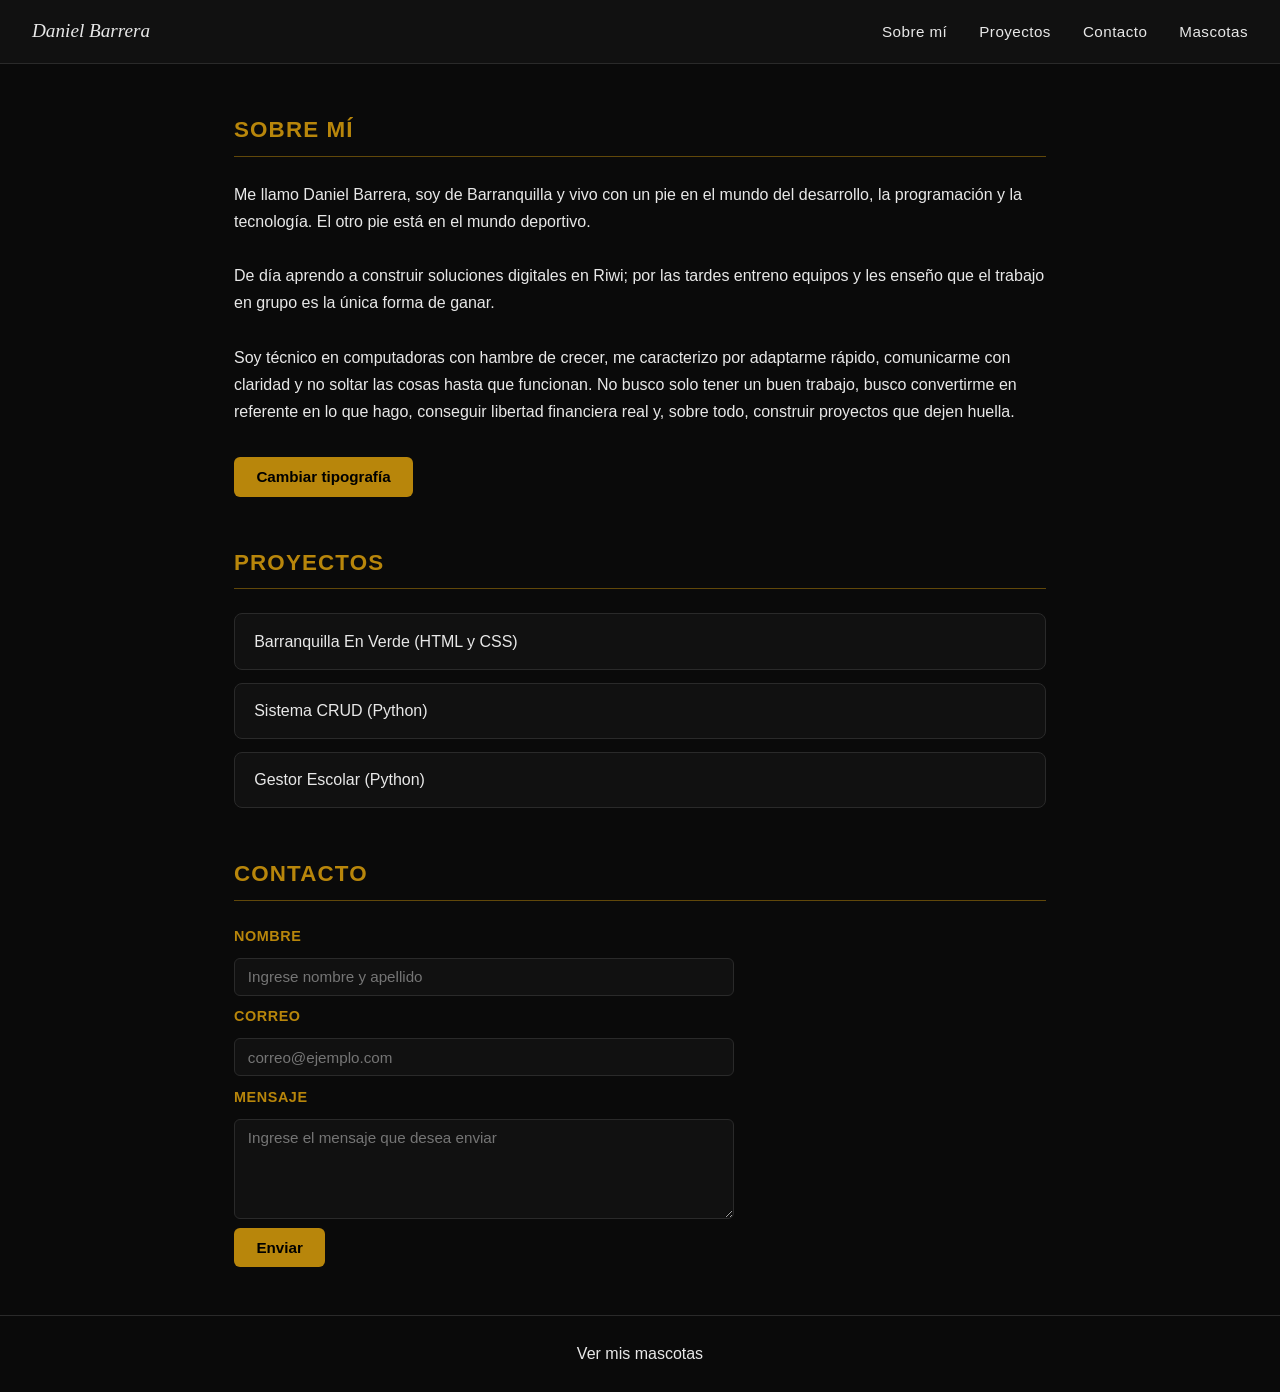
<file: index.html>
<!DOCTYPE html>
<html lang="es">
<head>
    <meta charset="UTF-8">
    <meta name="viewport" content="width=device-width, initial-scale=1.0">
    <title>Daniel Barrera | Portafolio</title>
    <link rel="stylesheet" href="styles_index.css">
</head>
<body>

    <!-- Encabezado / Navbar -->
    <header>
        <span class="nombre">Daniel Barrera</span>
        <nav>
            <ul class="menu">
                <li><a href="#sobre-mi">Sobre mí</a></li>
                <li><a href="#proyectos">Proyectos</a></li>
                <li><a href="#contacto">Contacto</a></li>
                <li><a href="mascotas.html">Mascotas</a></li>
            </ul>
        </nav>
    </header>

    <!-- Sección: Sobre mí -->
    <section id="texto-sobre-mi" class="seccion">
        <h2 class="titulo">Sobre mí</h2>
        <hr>
        <p>
            Me llamo Daniel Barrera, soy de Barranquilla y vivo con un pie en el mundo del desarrollo,
            la programación y la tecnología. El otro pie está en el mundo deportivo.
            <br><br>
            De día aprendo a construir soluciones digitales en Riwi; por las tardes entreno equipos
            y les enseño que el trabajo en grupo es la única forma de ganar.
            <br><br>
            Soy técnico en computadoras con hambre de crecer, me caracterizo por adaptarme rápido,
            comunicarme con claridad y no soltar las cosas hasta que funcionan. No busco solo tener
            un buen trabajo, busco convertirme en referente en lo que hago, conseguir libertad
            financiera real y, sobre todo, construir proyectos que dejen huella.
        </p>
        <button id="btn-fuente" class=" boton espacio" onclick="cambiarTipografia()">
            Cambiar tipografía
        </button>
    </section>

    <!-- Sección: Proyectos -->
    <section id="proyectos" class="seccion">
        <h2 class="titulo">Proyectos</h2>
        <hr>
        <ul class="lista-proyectos">
            <li class="card"><a href="#">Barranquilla En Verde (HTML y CSS)</a></li>
            <li class="card"><a href="#">Sistema CRUD (Python)</a></li>
            <li class="card"><a href="#">Gestor Escolar (Python)</a></li>
        </ul>
    </section>

    <!-- Sección: Contacto -->
    <section id="contacto" class="seccion">
        <h2 class="titulo">Contacto</h2>
        <hr>
        <div class="info-contacto">
            <label for="nombre">Nombre</label>
            <input type="text" name="nombre" id="nombre" placeholder="Ingrese nombre y apellido" required>

            <label for="email">Correo</label>
            <input type="email" name="email" id="email" placeholder="correo@ejemplo.com" required>

            <label for="mensaje">Mensaje</label>
            <textarea name="mensaje" id="mensaje" rows="4" placeholder="Ingrese el mensaje que desea enviar"></textarea>

            <button type="button" class="boton" type="submit">Enviar</button>
        </div>
    </section>

    <footer>
        <p><a href="mascotas.html">Ver mis mascotas</a></p>
    </footer>
    <script src="scrip.js"></script>
</body>
</html>
</file>
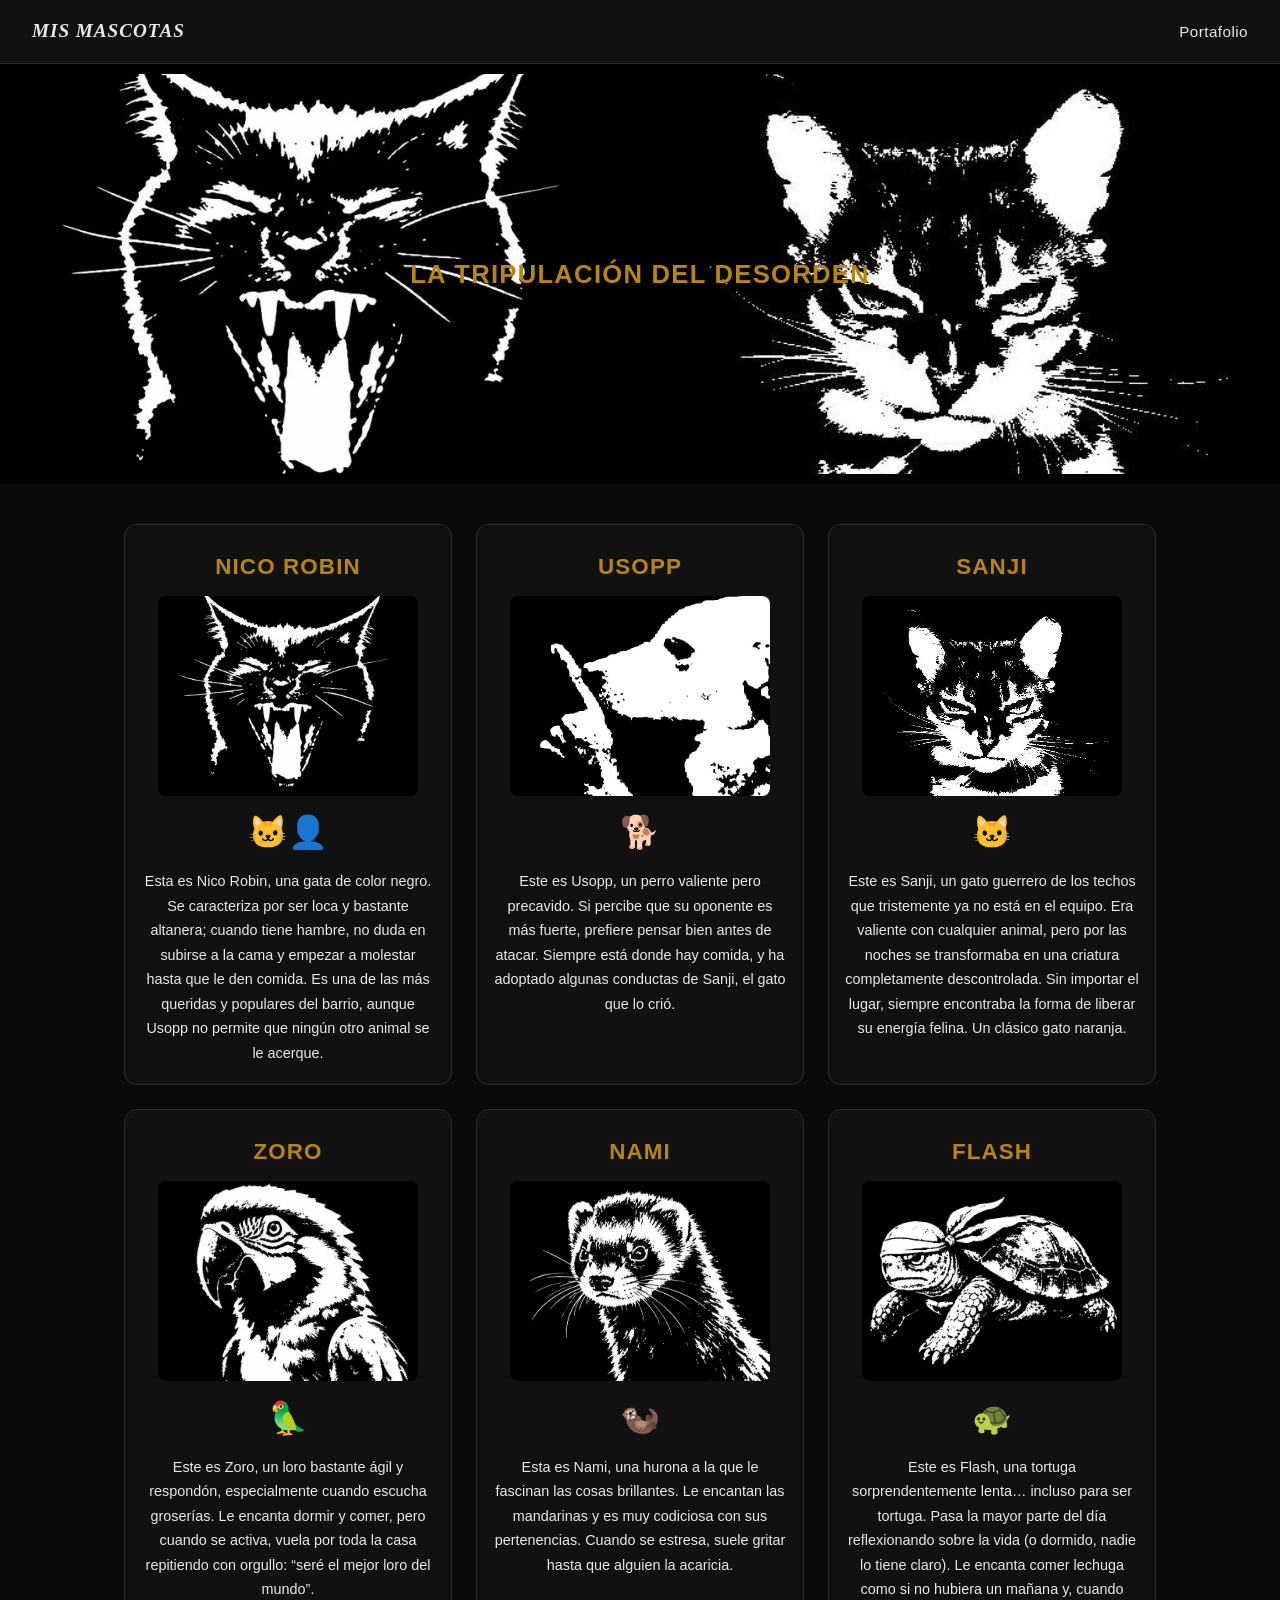
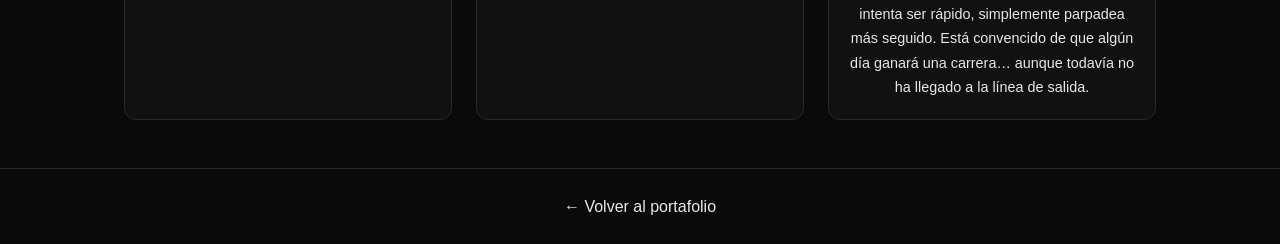
<file: mascotas.html>
<!DOCTYPE html>
<html lang="es">
<head>
    <meta charset="UTF-8">
    <meta name="viewport" content="width=device-width, initial-scale=1.0">
    <title>Mis Mascotas | Daniel Barrera</title>
    <link rel="stylesheet" href="styles_index.css">
</head>
<body>

    <header>
        <h1 class="nombre">Mis Mascotas</h1>
        <nav>
            <ul class="menu">
                <li><a href="index.html">Portafolio</a></li>
            </ul>
        </nav>
    </header>

    <!-- Carrusel de imágenes -->
    <main>
        <div class="contenedor-img1">
            <ul>
                <li><a href="#nico"><img src="iamgenes/gato 1.jpg" alt="Nico Robin"></a></li>
                <li><a href="#sanji"><img src="iamgenes/gato2.jpg" alt="Sanji"></a></li>
                <li><a href="#usopp"><img src="iamgenes/perro.jpg" alt="Usopp"></a></li>
                <li><a href="#zoro"><img src="iamgenes/Loro.png" alt="Zoro"></a></li>
                <li><a href="#nami"><img src="iamgenes/Huron.png" alt="Nami"></a></li>
                <li><a href="#flash"><img src="iamgenes/Tortuga.png" alt="Flash"></a></li>
            </ul>
            <article class="texto-superpuesto">
                <h2>La Tripulación del Desorden</h2>
            </article>
        </div>
    </main>

    <!-- Sección de mascotas -->
    <section class="entorno">

        <div class="mascota" id="nico">
            <div class="msc">
                <h2>Nico Robin</h2>
                <img src="iamgenes/gato 1.jpg" alt="Imagen de un gato">
                <span class="norma-icono" aria-label="Gato ninja">🐱‍👤</span>
                <p>
                    Esta es Nico Robin, una gata de color negro. Se caracteriza por ser loca y bastante altanera; cuando tiene hambre, no duda en subirse a la cama y empezar a molestar hasta que le den comida.
                    Es una de las más queridas y populares del barrio, aunque Usopp no permite que ningún otro animal se le acerque.
                </p>
            </div>
        </div>

        <div class="mascota" id="usopp">
            <div class="msc">
                <h2>Usopp</h2>
                <img src="iamgenes/perro.jpg" alt="Imagen de un perro">
                <span class="norma-icono" aria-label="Perro">🐕</span>
                <p>
                    Este es Usopp, un perro valiente pero precavido. Si percibe que su oponente es más fuerte, prefiere pensar bien antes de atacar.
                    Siempre está donde hay comida, y ha adoptado algunas conductas de Sanji, el gato que lo crió.
                </p>
            </div>
        </div>

        <div class="mascota" id="sanji">
            <div class="msc">
                <h2>Sanji</h2>
                <img src="iamgenes/gato2.jpg" alt="Imagen de un gato">
                <span class="norma-icono" aria-label="Gato">🐱</span>
                <p>
                    Este es Sanji, un gato guerrero de los techos que tristemente ya no está en el equipo. Era valiente con cualquier animal, pero por las noches se transformaba en una criatura completamente descontrolada.
                    Sin importar el lugar, siempre encontraba la forma de liberar su energía felina. Un clásico gato naranja.
                </p>
            </div>
        </div>

        <div class="mascota" id="zoro">
            <div class="msc">
                <h2>Zoro</h2>
                <img src="iamgenes/Loro.png" alt="Imagen de un loro">
                <span class="norma-icono" aria-label="Loro">🦜</span>
                <p>
                    Este es Zoro, un loro bastante ágil y respondón, especialmente cuando escucha groserías. Le encanta dormir y comer, pero cuando se activa, vuela por toda la casa repitiendo con orgullo: “seré el mejor loro del mundo”.
                </p>
            </div>
        </div>

        <div class="mascota" id="nami">
            <div class="msc">
                <h2>Nami</h2>
                <img src="iamgenes/Huron.png" alt="Imagen de un huron">
                <span class="norma-icono" aria-label="Huron">🦦</span>
                <p>
                    Esta es Nami, una hurona a la que le fascinan las cosas brillantes. Le encantan las mandarinas y es muy codiciosa con sus pertenencias. Cuando se estresa, suele gritar hasta que alguien la acaricia.
                </p>
            </div>
        </div>

        <div class="mascota" id="flash">
            <div class="msc">
                <h2>Flash</h2>
                <img src="iamgenes/Tortuga.png" alt="Imagen de una tortuga">
                <span class="norma-icono" aria-label="Huron">🐢</span>
                <p>
                    Este es Flash, una tortuga sorprendentemente lenta… incluso para ser tortuga. Pasa la mayor parte del día reflexionando sobre la vida (o dormido, nadie lo tiene claro).
                    Le encanta comer lechuga como si no hubiera un mañana y, cuando intenta ser rápido, simplemente parpadea más seguido.
                    Está convencido de que algún día ganará una carrera… aunque todavía no ha llegado a la línea de salida.
                </p>
            </div>
        </div>

    </section>

    <footer>
        <p><a href="index.html">← Volver al portafolio</a></p>
    </footer>

</body>
</html>
</file>
<file: styles_index.css>
* {
    padding: 0;
    margin: 0;
    box-sizing: border-box;
}

/* Variables de color */
:root {
    --color-fondo: #0a0a0a;
    --color-texto: #e8e8e8;
    --color-acento: #b8860b;
    --color-borde: #2a2a2a;
}


body {
    background-color: var(--color-fondo);
    color: var(--color-texto);
    font-family: 'Segoe UI', Tahoma, Geneva, Verdana, sans-serif;
    font-size: 1rem;    
    line-height: 1.6;
}

/* Tipografia */
h1, h2 {
    color: var(--color-acento);
    font-family: 'Segoe UI', Tahoma, Geneva, Verdana, sans-serif;
    text-transform: uppercase;
    letter-spacing: 0.05em;
}

h1 { font-size: 1.8rem; }
h2 { font-size: 1.4rem; }

p {
    font-size: 1rem;
    line-height: 1.7;
}

a {
    color: var(--color-texto);
    text-decoration: none;
    transition: color 0.2s ease;
}

a:hover {
    color: var(--color-acento);
}

/* Hader y Nav */

header {
    display: flex;
    justify-content: space-between;
    align-items: center;
    padding: 1rem 2rem;
    background-color: #111;
    border-bottom: 1px solid var(--color-borde);
    position: sticky;
    top: 0;
    z-index: 100;
}

.nombre {
    font-style: italic;
    font-family: Cambria, Cochin, Georgia, Times, 'Times New Roman', serif;
    font-size: 1.2rem;
    color: var(--color-texto);
}

.menu {
    display: flex;
    gap: 2rem;
    list-style: none;
}

.menu li a {
    font-size: 0.95rem;
    letter-spacing: 0.03em;
}

/* Seciones generales */
.seccion {
    max-width: 860px;
    margin: 3rem auto;
    padding: 0 1.5rem;
}

hr {
    border: none;
    border-top: 1px solid var(--color-acento);
    margin: 0.5rem 0 1.5rem;
    opacity: 0.5;
}
/* Proyectos */
.lista-proyectos {
    list-style: none;
    display: flex;
    flex-direction: column;
    gap: 0.8rem;
}

.card {
    background-color: #111;
    border: 1px solid var(--color-borde);
    border-radius: 8px;
    padding: 0.9rem 1.2rem;
    transition: border-color 0.2s ease, transform 0.2s ease;
}

.card:hover {
    border-color: var(--color-acento);
    transform: translateX(4px);
}

.card a {
    font-size: 1rem;
}

/* Contacto */
.info-contacto {
    display: flex;
    flex-direction: column;
    gap: 0.6rem;
    max-width: 500px;
}

label {
    font-size: 0.9rem;
    color: var(--color-acento);
    font-weight: 600;
    letter-spacing: 0.04em;
    text-transform: uppercase;
}

input,
textarea {
    background-color: #111;
    border: 1px solid var(--color-borde);
    border-radius: 6px;
    color: var(--color-texto);
    font-size: 0.95rem;
    padding: 0.6rem 0.8rem;
    outline: none;
    transition: border-color 0.2s ease;
    font-family: inherit;
}

input:focus,
textarea:focus {
    border-color: var(--color-acento);
}

textarea {
    resize: vertical;
    min-height: 100px;
}

.boton {
    background-color: var(--color-acento);
    color: #000;
    border: none;
    border-radius: 6px;
    padding: 0.7rem 1.4rem;
    font-size: 0.95rem;
    font-weight: 700;
    cursor: pointer;
    align-self: flex-start;
    transition: opacity 0.2s ease;
    font-family: inherit;
}

.boton:hover {
    opacity: 0.85;
}

/* Footer */
footer {
    text-align: center;
    padding: 1.5rem;
    border-top: 1px solid var(--color-borde);
    font-size: 0.9rem;
    margin-top: 3rem;
}

/* Carrusel */
.contenedor-img1 {
    width: 100%;
    height: 420px;
    overflow: hidden;
    position: relative;
    background-color:#000;
}

.contenedor-img1 ul {
    display: flex;
    width: 300%;
    height: 100%;
    margin: 0;
    padding: 0;
    list-style: none;
    animation: cambio 18s infinite ease;
}

.contenedor-img1 li {
    width: 33.333%;
    height: 100%;
    padding: 10px;
}

.contenedor-img1 img {
    width: 100%;
    height: 100%;
    object-fit: cover;
    display: block;
}

.texto-superpuesto {
    color: #fff;
    position: absolute;
    top: 50%;
    left: 50%;
    transform: translate(-50%, -50%);
    padding: 20px 30px;
    border-radius: 12px;
    text-align: center;
    transition: background-color 0.3s ease;
}

.texto-superpuesto:hover {
    background-color: rgba(0, 0, 0, 0.55);
}

.texto-superpuesto h2 {
    color:var(--color-acento);
    font-size: 1.6rem;
}

@keyframes cambio {
    0%,  25% { margin-left: 0%; }
    33%, 58% { margin-left: -100%; }
    66%, 91% { margin-left: -200%; }
    100%      { margin-left: 0%; }
}

/* Mascotas */
.entorno {
    display: grid;
    grid-template-columns: repeat(auto-fit, minmax(260px, 1fr));
    gap: 1.5rem;
    max-width: 1080px;
    margin: 2.5rem auto;
    padding: 0 1.5rem;
}

.mascota {
    background-color: #111;
    border-radius: 12px;
    padding: 1.5rem 1rem 1.2rem;
    border: 1px solid var(--color-borde);
    transition: transform 0.2s ease, border-color 0.2s ease;
}

.mascota:hover {
    transform: translateY(-4px);
    border-color: var(--color-acento);
}

.msc {
    display: flex;
    flex-direction: column;
    align-items: center;
    gap: 0.7rem;
}

.msc h2 {
    text-align: center;
}

.msc img {
    width: 100%;
    max-width: 260px;
    height: 200px;
    object-fit: cover;
    border-radius: 8px;
}

.msc p {
    text-align: center;
    font-size: 0.9rem;
}

.norma-icono {
    font-size: 2rem;
    display: block;
    text-align: center;
}

/* Responsi */

@media (max-width: 480px) {

    
    header {
        flex-direction: column;
        gap: 1rem;
        padding: 1rem;
    }

    
    .menu {
        justify-content: center;
        gap: 1rem;
    }


    .contenedor-img1 {
        height: 220px;
    }


    .info-contacto {
        max-width: 100%;
    }
}

/* Estetica del boton */
.espacio {
    margin-top: 2rem;
}
</file>
